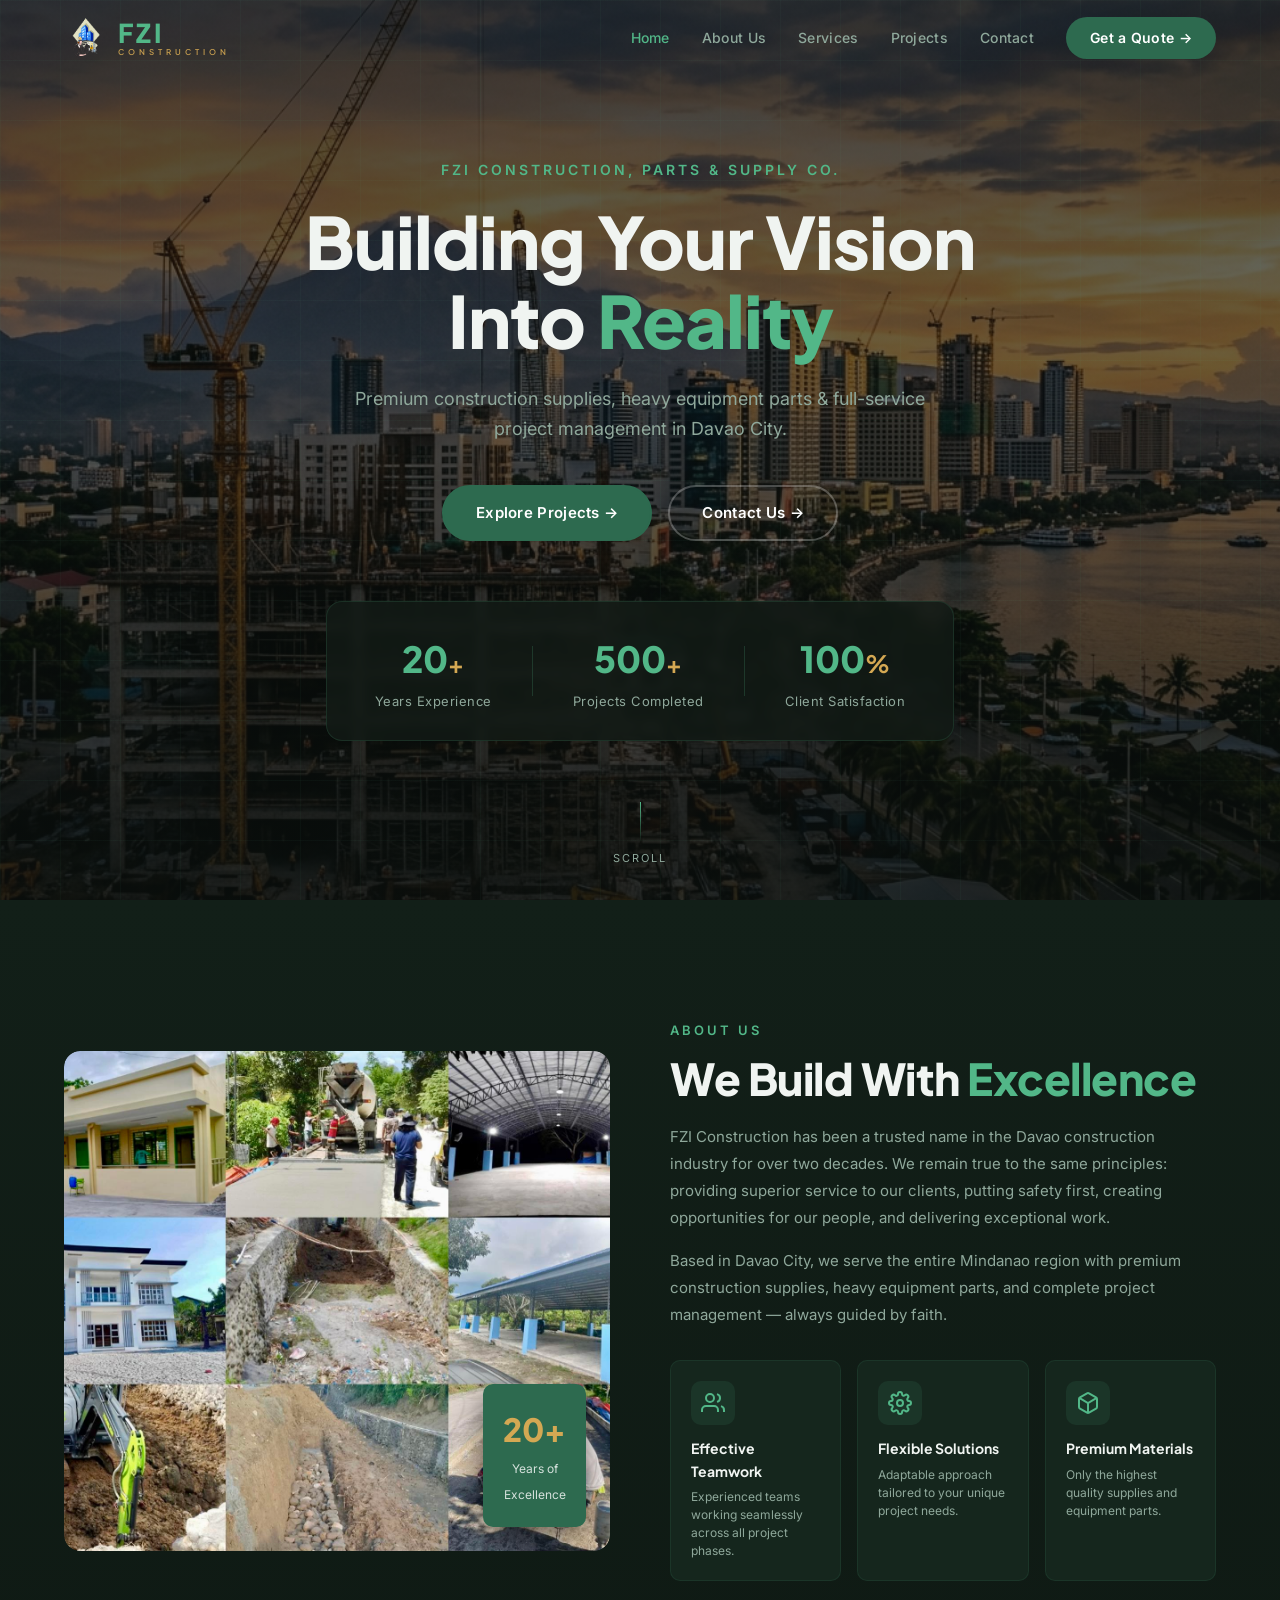
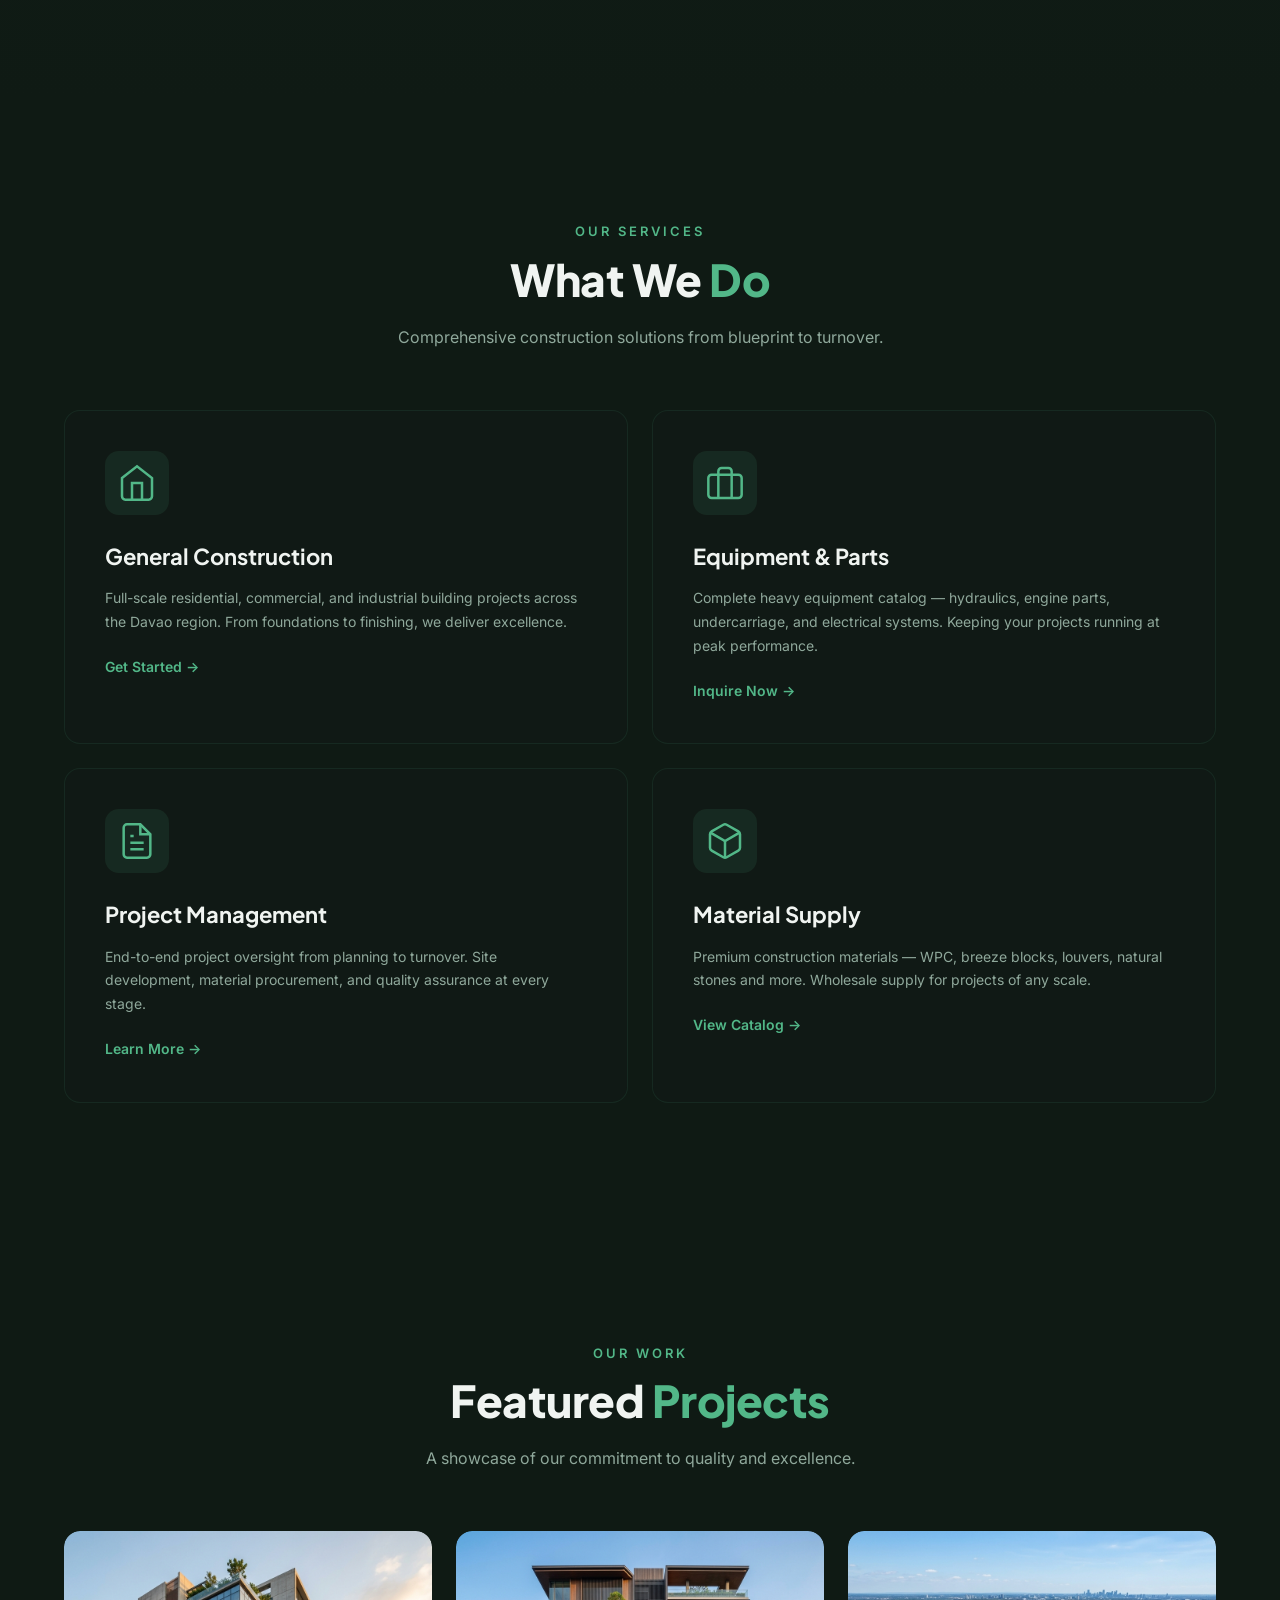
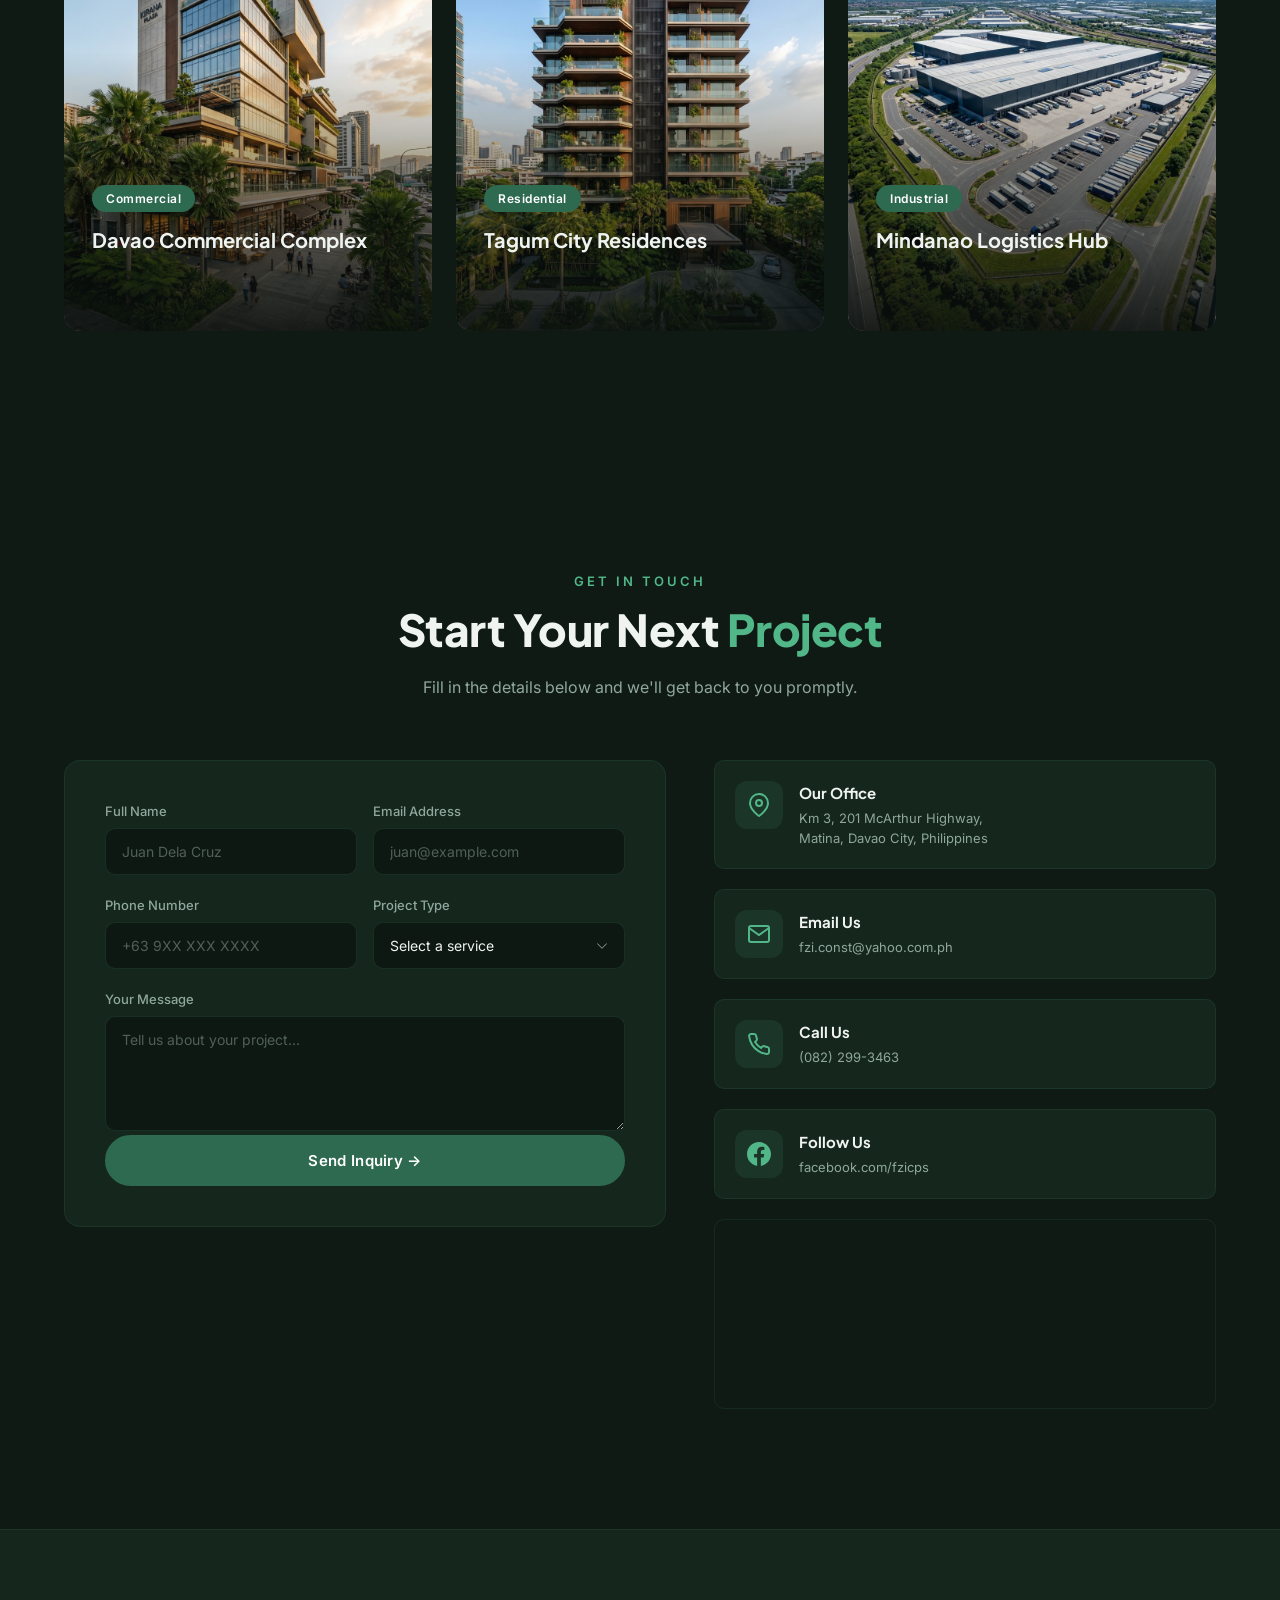
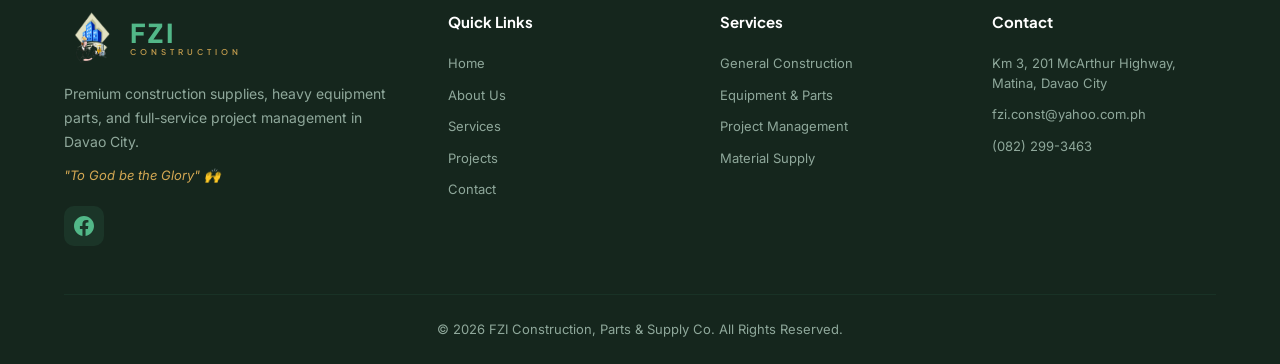
<file: index.html>
<!DOCTYPE html>
<html lang="en">
<head>
  <meta charset="UTF-8">
  <meta name="viewport" content="width=device-width, initial-scale=1.0">
  <title>FZI Construction — Premium Construction Supplies & Heavy Equipment | Davao City</title>
  <meta name="description" content="FZI Construction, Parts & Supply Co. — 20+ years of premium construction supplies, heavy equipment parts & full-service project management in Davao City, Philippines.">
  <meta name="keywords" content="FZI Construction, Davao City construction, heavy equipment parts, construction supplies, project management, Mindanao construction">

  <!-- Open Graph & SEO -->
  <link rel="canonical" href="https://lightandsalt413.github.io/fzi-construction/">
  <meta property="og:type" content="website">
  <meta property="og:url" content="https://lightandsalt413.github.io/fzi-construction/">
  <meta property="og:title" content="FZI Construction — Premium Construction Supplies & Heavy Equipment">
  <meta property="og:description" content="20+ years of premium construction supplies, heavy equipment parts & project management in Davao City.">
  <meta property="og:image" content="https://lightandsalt413.github.io/fzi-construction/assets/images/hero-bg.png">
  <meta property="og:site_name" content="FZI Construction">
  <meta name="twitter:card" content="summary_large_image">

  <!-- Fonts -->
  <link rel="preconnect" href="https://fonts.googleapis.com">
  <link rel="preconnect" href="https://fonts.gstatic.com" crossorigin>
  <link href="https://fonts.googleapis.com/css2?family=Plus+Jakarta+Sans:wght@400;500;600;700;800&family=Inter:wght@300;400;500;600&display=swap" rel="stylesheet">

  <!-- Styles -->
  <link rel="stylesheet" href="styles/style.css">

  <!-- Favicon -->
  <link rel="icon" href="data:image/svg+xml,<svg xmlns='http://www.w3.org/2000/svg' viewBox='0 0 100 100'><text y='.9em' font-size='90'>🏗️</text></svg>">
</head>
<body>

  <!-- ========== PAGE LOADER ========== -->
  <div class="page-loader" id="pageLoader">
    <div class="loader-content">
      <img src="assets/images/fzi-logo.png" alt="FZI Logo" class="loader-logo" style="width: 80px; height: 80px; object-fit: contain;">
      <div class="loader-bar"><div class="loader-fill"></div></div>
    </div>
  </div>

  <!-- ========== NAVIGATION ========== -->
  <nav class="nav" id="nav">
    <div class="nav-inner">
      <a href="#hero" class="nav-logo">
        <img src="assets/images/fzi-logo.png" alt="FZI Construction Logo" class="logo-img">
        <span class="logo-text">FZI<span class="logo-sub">CONSTRUCTION</span></span>
      </a>
      <div class="nav-links" id="navLinks">
        <a href="#hero" class="nav-link">Home</a>
        <a href="#about" class="nav-link">About Us</a>
        <a href="#services" class="nav-link">Services</a>
        <a href="#projects" class="nav-link">Projects</a>
        <a href="#contact" class="nav-link">Contact</a>
        <a href="#contact" class="nav-link nav-cta">Get a Quote →</a>
      </div>
      <button class="hamburger" id="hamburger" aria-label="Toggle Menu">
        <span></span><span></span><span></span>
      </button>
    </div>
  </nav>

  <!-- Mobile Menu -->
  <div class="mob-menu" id="mobMenu">
    <a href="#hero" class="mob-link">Home</a>
    <a href="#about" class="mob-link">About Us</a>
    <a href="#services" class="mob-link">Services</a>
    <a href="#projects" class="mob-link">Projects</a>
    <a href="#contact" class="mob-link">Contact</a>
    <a href="#contact" class="mob-link mob-cta">Get a Quote →</a>
  </div>

  <!-- ========== HERO SECTION ========== -->
  <section class="hero" id="hero">
    <div class="hero-bg">
      <img src="assets/images/hero-bg.png" alt="FZI Construction Site" class="hero-bg-img" decoding="async" fetchpriority="high">
    </div>
    <div class="hero-overlay"></div>
    <div class="hero-grid-pattern"></div>
    <div class="hero-content">
      <p class="hero-tag rv">FZI Construction, Parts & Supply Co.</p>
      <h1 class="hero-title rv d1">Building Your Vision<br>Into <span class="text-accent">Reality</span></h1>
      <p class="hero-sub rv d2">Premium construction supplies, heavy equipment parts & full-service<br>project management in Davao City.</p>
      <div class="hero-btns rv d3">
        <a href="#projects" class="btn btn-primary">Explore Projects →</a>
        <a href="#contact" class="btn btn-outline">Contact Us →</a>
      </div>
    </div>
    <div class="hero-stats rv d4">
      <div class="stat">
        <span class="stat-num" data-target="20">0</span><span class="stat-plus">+</span>
        <span class="stat-label">Years Experience</span>
      </div>
      <div class="stat-divider"></div>
      <div class="stat">
        <span class="stat-num" data-target="500">0</span><span class="stat-plus">+</span>
        <span class="stat-label">Projects Completed</span>
      </div>
      <div class="stat-divider"></div>
      <div class="stat">
        <span class="stat-num" data-target="100">0</span><span class="stat-plus">%</span>
        <span class="stat-label">Client Satisfaction</span>
      </div>
    </div>
    <div class="hero-scroll">
      <div class="scroll-line"></div>
      <span>Scroll</span>
    </div>
  </section>

  <!-- ========== ABOUT SECTION ========== -->
  <section class="about" id="about">
    <div class="container">
      <div class="about-grid">
        <div class="about-img-wrap rv">
          <img src="assets/images/about-img.jpg" alt="FZI Construction Projects" class="about-img" loading="lazy" decoding="async">
          <div class="about-img-badge">
            <span class="badge-num">20+</span>
            <span class="badge-text">Years of<br>Excellence</span>
          </div>
        </div>
        <div class="about-text">
          <p class="section-tag rv">About Us</p>
          <h2 class="section-title rv d1">We Build With <span class="text-accent">Excellence</span></h2>
          <p class="about-desc rv d2">FZI Construction has been a trusted name in the Davao construction industry for over two decades. We remain true to the same principles: providing superior service to our clients, putting safety first, creating opportunities for our people, and delivering exceptional work.</p>
          <p class="about-desc rv d3">Based in Davao City, we serve the entire Mindanao region with premium construction supplies, heavy equipment parts, and complete project management — always guided by faith.</p>
          <div class="about-cards rv d4">
            <div class="about-card">
              <div class="about-card-icon">
                <svg width="24" height="24" viewBox="0 0 24 24" fill="none" stroke="currentColor" stroke-width="2"><path d="M17 21v-2a4 4 0 0 0-4-4H5a4 4 0 0 0-4 4v2"/><circle cx="9" cy="7" r="4"/><path d="M23 21v-2a4 4 0 0 0-3-3.87"/><path d="M16 3.13a4 4 0 0 1 0 7.75"/></svg>
              </div>
              <h3>Effective Teamwork</h3>
              <p>Experienced teams working seamlessly across all project phases.</p>
            </div>
            <div class="about-card">
              <div class="about-card-icon">
                <svg width="24" height="24" viewBox="0 0 24 24" fill="none" stroke="currentColor" stroke-width="2"><circle cx="12" cy="12" r="3"/><path d="M19.4 15a1.65 1.65 0 0 0 .33 1.82l.06.06a2 2 0 0 1-2.83 2.83l-.06-.06a1.65 1.65 0 0 0-1.82-.33 1.65 1.65 0 0 0-1 1.51V21a2 2 0 0 1-4 0v-.09A1.65 1.65 0 0 0 9 19.4a1.65 1.65 0 0 0-1.82.33l-.06.06a2 2 0 0 1-2.83-2.83l.06-.06A1.65 1.65 0 0 0 4.68 15a1.65 1.65 0 0 0-1.51-1H3a2 2 0 0 1 0-4h.09A1.65 1.65 0 0 0 4.6 9a1.65 1.65 0 0 0-.33-1.82l-.06-.06a2 2 0 0 1 2.83-2.83l.06.06A1.65 1.65 0 0 0 9 4.68a1.65 1.65 0 0 0 1-1.51V3a2 2 0 0 1 4 0v.09a1.65 1.65 0 0 0 1 1.51 1.65 1.65 0 0 0 1.82-.33l.06-.06a2 2 0 0 1 2.83 2.83l-.06.06A1.65 1.65 0 0 0 19.4 9a1.65 1.65 0 0 0 1.51 1H21a2 2 0 0 1 0 4h-.09a1.65 1.65 0 0 0-1.51 1z"/></svg>
              </div>
              <h3>Flexible Solutions</h3>
              <p>Adaptable approach tailored to your unique project needs.</p>
            </div>
            <div class="about-card">
              <div class="about-card-icon">
                <svg width="24" height="24" viewBox="0 0 24 24" fill="none" stroke="currentColor" stroke-width="2"><path d="M21 16V8a2 2 0 0 0-1-1.73l-7-4a2 2 0 0 0-2 0l-7 4A2 2 0 0 0 3 8v8a2 2 0 0 0 1 1.73l7 4a2 2 0 0 0 2 0l7-4A2 2 0 0 0 21 16z"/><polyline points="3.27 6.96 12 12.01 20.73 6.96"/><line x1="12" y1="22.08" x2="12" y2="12"/></svg>
              </div>
              <h3>Premium Materials</h3>
              <p>Only the highest quality supplies and equipment parts.</p>
            </div>
          </div>
        </div>
      </div>
    </div>
  </section>

  <!-- ========== SERVICES SECTION ========== -->
  <section class="services" id="services">
    <div class="container">
      <div class="section-header">
        <p class="section-tag rv">Our Services</p>
        <h2 class="section-title rv d1">What We <span class="text-accent">Do</span></h2>
        <p class="section-sub rv d2">Comprehensive construction solutions from blueprint to turnover.</p>
      </div>
      <div class="services-grid">
        <div class="service-card rv">
          <div class="service-icon">
            <svg width="40" height="40" viewBox="0 0 24 24" fill="none" stroke="currentColor" stroke-width="1.5"><path d="M3 9l9-7 9 7v11a2 2 0 0 1-2 2H5a2 2 0 0 1-2-2z"/><polyline points="9 22 9 12 15 12 15 22"/></svg>
          </div>
          <h3 class="service-title">General Construction</h3>
          <p class="service-desc">Full-scale residential, commercial, and industrial building projects across the Davao region. From foundations to finishing, we deliver excellence.</p>
          <a href="#contact" class="service-link">Get Started →</a>
        </div>
        <div class="service-card rv d1">
          <div class="service-icon">
            <svg width="40" height="40" viewBox="0 0 24 24" fill="none" stroke="currentColor" stroke-width="1.5"><rect x="2" y="7" width="20" height="14" rx="2" ry="2"/><path d="M16 21V5a2 2 0 0 0-2-2h-4a2 2 0 0 0-2 2v16"/><line x1="6" y1="11" x2="6" y2="11"/><line x1="18" y1="11" x2="18" y2="11"/><line x1="12" y1="11" x2="12" y2="11"/></svg>
          </div>
          <h3 class="service-title">Equipment & Parts</h3>
          <p class="service-desc">Complete heavy equipment catalog — hydraulics, engine parts, undercarriage, and electrical systems. Keeping your projects running at peak performance.</p>
          <a href="#contact" class="service-link">Inquire Now →</a>
        </div>
        <div class="service-card rv d2">
          <div class="service-icon">
            <svg width="40" height="40" viewBox="0 0 24 24" fill="none" stroke="currentColor" stroke-width="1.5"><path d="M14 2H6a2 2 0 0 0-2 2v16a2 2 0 0 0 2 2h12a2 2 0 0 0 2-2V8z"/><polyline points="14 2 14 8 20 8"/><line x1="16" y1="13" x2="8" y2="13"/><line x1="16" y1="17" x2="8" y2="17"/><polyline points="10 9 9 9 8 9"/></svg>
          </div>
          <h3 class="service-title">Project Management</h3>
          <p class="service-desc">End-to-end project oversight from planning to turnover. Site development, material procurement, and quality assurance at every stage.</p>
          <a href="#contact" class="service-link">Learn More →</a>
        </div>
        <div class="service-card rv d3">
          <div class="service-icon">
            <svg width="40" height="40" viewBox="0 0 24 24" fill="none" stroke="currentColor" stroke-width="1.5"><path d="M21 16V8a2 2 0 0 0-1-1.73l-7-4a2 2 0 0 0-2 0l-7 4A2 2 0 0 0 3 8v8a2 2 0 0 0 1 1.73l7 4a2 2 0 0 0 2 0l7-4A2 2 0 0 0 21 16z"/><polyline points="3.27 6.96 12 12.01 20.73 6.96"/><line x1="12" y1="22.08" x2="12" y2="12"/></svg>
          </div>
          <h3 class="service-title">Material Supply</h3>
          <p class="service-desc">Premium construction materials — WPC, breeze blocks, louvers, natural stones and more. Wholesale supply for projects of any scale.</p>
          <a href="#contact" class="service-link">View Catalog →</a>
        </div>
      </div>
    </div>
  </section>

  <!-- ========== PROJECTS SECTION ========== -->
  <section class="projects" id="projects">
    <div class="container">
      <div class="section-header">
        <p class="section-tag rv">Our Work</p>
        <h2 class="section-title rv d1">Featured <span class="text-accent">Projects</span></h2>
        <p class="section-sub rv d2">A showcase of our commitment to quality and excellence.</p>
      </div>
      <div class="projects-grid">
        <div class="project-card rv">
          <div class="project-img-wrap">
            <img src="assets/images/project-1.png" alt="Davao Commercial Complex" class="project-img" loading="lazy" decoding="async">
            <div class="project-overlay">
              <span class="project-tag">Commercial</span>
              <h3 class="project-name">Davao Commercial Complex</h3>
              <p class="project-desc">Mixed-use commercial building with retail and office spaces.</p>
            </div>
          </div>
        </div>
        <div class="project-card rv d1">
          <div class="project-img-wrap">
            <img src="assets/images/project-2.png" alt="Tagum City Residences" class="project-img" loading="lazy" decoding="async">
            <div class="project-overlay">
              <span class="project-tag">Residential</span>
              <h3 class="project-name">Tagum City Residences</h3>
              <p class="project-desc">Premium residential tower with modern tropical design.</p>
            </div>
          </div>
        </div>
        <div class="project-card rv d2">
          <div class="project-img-wrap">
            <img src="assets/images/project-3.png" alt="Mindanao Logistics Hub" class="project-img" loading="lazy" decoding="async">
            <div class="project-overlay">
              <span class="project-tag">Industrial</span>
              <h3 class="project-name">Mindanao Logistics Hub</h3>
              <p class="project-desc">Large-scale industrial warehouse and logistics facility.</p>
            </div>
          </div>
        </div>
      </div>
    </div>
  </section>

  <!-- ========== CONTACT SECTION ========== -->
  <section class="contact" id="contact">
    <div class="container">
      <div class="section-header">
        <p class="section-tag rv">Get In Touch</p>
        <h2 class="section-title rv d1">Start Your Next <span class="text-accent">Project</span></h2>
        <p class="section-sub rv d2">Fill in the details below and we'll get back to you promptly.</p>
      </div>
      <div class="contact-grid">
        <form class="contact-form rv" id="contactForm">
          <div class="form-row">
            <div class="form-group">
              <label for="name">Full Name</label>
              <input type="text" id="name" name="name" placeholder="Juan Dela Cruz" required>
            </div>
            <div class="form-group">
              <label for="email">Email Address</label>
              <input type="email" id="email" name="email" placeholder="juan@example.com" required>
            </div>
          </div>
          <div class="form-row">
            <div class="form-group">
              <label for="phone">Phone Number</label>
              <input type="tel" id="phone" name="phone" placeholder="+63 9XX XXX XXXX">
            </div>
            <div class="form-group">
              <label for="projectType">Project Type</label>
              <select id="projectType" name="projectType">
                <option value="" disabled selected>Select a service</option>
                <option value="construction">General Construction</option>
                <option value="equipment">Equipment & Parts</option>
                <option value="management">Project Management</option>
                <option value="supply">Material Supply</option>
              </select>
            </div>
          </div>
          <div class="form-group">
            <label for="message">Your Message</label>
            <textarea id="message" name="message" rows="5" placeholder="Tell us about your project..."></textarea>
          </div>
          <button type="submit" class="btn btn-primary btn-full">Send Inquiry →</button>
        </form>
        <div class="contact-info rv d1">
          <div class="info-card">
            <div class="info-icon">
              <svg width="24" height="24" viewBox="0 0 24 24" fill="none" stroke="currentColor" stroke-width="2"><path d="M21 10c0 7-9 13-9 13s-9-6-9-13a9 9 0 0 1 18 0z"/><circle cx="12" cy="10" r="3"/></svg>
            </div>
            <div>
              <h4>Our Office</h4>
              <p>Km 3, 201 McArthur Highway,<br>Matina, Davao City, Philippines</p>
            </div>
          </div>
          <div class="info-card">
            <div class="info-icon">
              <svg width="24" height="24" viewBox="0 0 24 24" fill="none" stroke="currentColor" stroke-width="2"><path d="M4 4h16c1.1 0 2 .9 2 2v12c0 1.1-.9 2-2 2H4c-1.1 0-2-.9-2-2V6c0-1.1.9-2 2-2z"/><polyline points="22,6 12,13 2,6"/></svg>
            </div>
            <div>
              <h4>Email Us</h4>
              <p><a href="mailto:fzi.const@yahoo.com.ph">fzi.const@yahoo.com.ph</a></p>
            </div>
          </div>
          <div class="info-card">
            <div class="info-icon">
              <svg width="24" height="24" viewBox="0 0 24 24" fill="none" stroke="currentColor" stroke-width="2"><path d="M22 16.92v3a2 2 0 0 1-2.18 2 19.79 19.79 0 0 1-8.63-3.07 19.5 19.5 0 0 1-6-6 19.79 19.79 0 0 1-3.07-8.67A2 2 0 0 1 4.11 2h3a2 2 0 0 1 2 1.72 12.84 12.84 0 0 0 .7 2.81 2 2 0 0 1-.45 2.11L8.09 9.91a16 16 0 0 0 6 6l1.27-1.27a2 2 0 0 1 2.11-.45 12.84 12.84 0 0 0 2.81.7A2 2 0 0 1 22 16.92z"/></svg>
            </div>
            <div>
              <h4>Call Us</h4>
              <p><a href="tel:+630822993463">(082) 299-3463</a></p>
            </div>
          </div>
          <div class="info-card">
            <div class="info-icon">
              <svg width="24" height="24" viewBox="0 0 24 24" fill="currentColor"><path d="M24 12.073c0-6.627-5.373-12-12-12s-12 5.373-12 12c0 5.99 4.388 10.954 10.125 11.854v-8.385H7.078v-3.47h3.047V9.43c0-3.007 1.792-4.669 4.533-4.669 1.312 0 2.686.235 2.686.235v2.953H15.83c-1.491 0-1.956.925-1.956 1.874v2.25h3.328l-.532 3.47h-2.796v8.385C19.612 23.027 24 18.062 24 12.073z"/></svg>
            </div>
            <div>
              <h4>Follow Us</h4>
              <p><a href="https://www.facebook.com/fzicps" target="_blank" rel="noopener">facebook.com/fzicps</a></p>
            </div>
          </div>
          <div class="info-map">
            <iframe src="https://www.google.com/maps/embed?pb=!1m18!1m12!1m3!1d3959.252!2d125.609!3d7.069!2m3!1f0!2f0!3f0!3m2!1i1024!2i768!4f13.1!3m3!1m2!1s0x0%3A0x0!2zN8KwMDQnMDguNiJOIDEyNcKwMzYnMzIuNCJF!5e0!3m2!1sen!2sph!4v1" width="100%" height="180" style="border:0; border-radius:12px;" allowfullscreen loading="lazy"></iframe>
          </div>
        </div>
      </div>
    </div>
  </section>

  <!-- ========== FOOTER ========== -->
  <footer class="footer" id="footer">
    <div class="container">
      <div class="footer-grid">
        <div class="footer-brand">
          <a href="#hero" class="footer-logo">
            <img src="assets/images/fzi-logo.png" alt="FZI Construction Logo" class="logo-img logo-img-lg">
            <span class="logo-text">FZI<span class="logo-sub">CONSTRUCTION</span></span>
          </a>
          <p class="footer-tagline">Premium construction supplies, heavy equipment parts, and full-service project management in Davao City.</p>
          <p class="footer-faith">"To God be the Glory" 🙌</p>
          <div class="footer-socials">
            <a href="https://www.facebook.com/fzicps" target="_blank" rel="noopener" class="social-link" aria-label="Facebook">
              <svg width="20" height="20" viewBox="0 0 24 24" fill="currentColor"><path d="M24 12.073c0-6.627-5.373-12-12-12s-12 5.373-12 12c0 5.99 4.388 10.954 10.125 11.854v-8.385H7.078v-3.47h3.047V9.43c0-3.007 1.792-4.669 4.533-4.669 1.312 0 2.686.235 2.686.235v2.953H15.83c-1.491 0-1.956.925-1.956 1.874v2.25h3.328l-.532 3.47h-2.796v8.385C19.612 23.027 24 18.062 24 12.073z"/></svg>
            </a>
          </div>
        </div>
        <div class="footer-col">
          <h4>Quick Links</h4>
          <a href="#hero">Home</a>
          <a href="#about">About Us</a>
          <a href="#services">Services</a>
          <a href="#projects">Projects</a>
          <a href="#contact">Contact</a>
        </div>
        <div class="footer-col">
          <h4>Services</h4>
          <a href="#services">General Construction</a>
          <a href="#services">Equipment & Parts</a>
          <a href="#services">Project Management</a>
          <a href="#services">Material Supply</a>
        </div>
        <div class="footer-col">
          <h4>Contact</h4>
          <p>Km 3, 201 McArthur Highway, Matina, Davao City</p>
          <a href="mailto:fzi.const@yahoo.com.ph">fzi.const@yahoo.com.ph</a>
          <a href="tel:+630822993463">(082) 299-3463</a>
        </div>
      </div>
      <div class="footer-bottom">
        <p>© 2026 FZI Construction, Parts & Supply Co. All Rights Reserved.</p>
      </div>
    </div>
  </footer>

  <script src="scripts/main.js"></script>
</body>
</html>
</file>
<file: styles/style.css>
/* ===== DESIGN TOKENS ===== */
:root {
  --green-primary: #2D6A4F;
  --green-accent: #40916C;
  --green-light: #52B788;
  --gold: #D4A853;
  --dark-bg: #0F1A14;
  --card-bg: #15261D;
  --card-bg2: #1E3327;
  --text-primary: #F0F4F1;
  --text-secondary: #8FA89B;
  --white: #FFFFFF;
  --font-heading: 'Plus Jakarta Sans', sans-serif;
  --font-body: 'Inter', sans-serif;
  --radius: 16px;
  --radius-sm: 10px;
  --transition: .35s cubic-bezier(.4,0,.2,1);
}

/* ===== PAGE LOADER ===== */
.page-loader{position:fixed;inset:0;z-index:9999;background:var(--dark-bg);display:flex;align-items:center;justify-content:center;transition:opacity .5s ease,visibility .5s ease}
.page-loader.hidden{opacity:0;visibility:hidden;pointer-events:none}
.loader-content{display:flex;flex-direction:column;align-items:center;gap:24px}
.loader-logo{animation:loaderPulse 1.2s ease infinite}
@keyframes loaderPulse{0%,100%{opacity:.5;transform:scale(.95)}50%{opacity:1;transform:scale(1)}}
.loader-bar{width:120px;height:3px;background:rgba(82,183,136,.15);border-radius:4px;overflow:hidden}
.loader-fill{width:0;height:100%;background:linear-gradient(90deg,var(--green-primary),var(--green-light));border-radius:4px;animation:loaderFill 1.5s ease forwards}
@keyframes loaderFill{0%{width:0}100%{width:100%}}

/* ===== RESET ===== */
*,*::before,*::after{box-sizing:border-box;margin:0;padding:0}
html{scroll-behavior:smooth;scroll-padding-top:80px}
body{font-family:var(--font-body);background:var(--dark-bg);color:var(--text-primary);line-height:1.6;overflow-x:hidden}
a{text-decoration:none;color:inherit;transition:color var(--transition)}
img{max-width:100%;display:block}
ul,ol{list-style:none}
button,input,select,textarea{font-family:inherit;font-size:inherit;border:none;outline:none;background:none;color:inherit}

.container{max-width:1200px;margin:0 auto;padding:0 24px}
.text-accent{color:var(--green-light)}

/* ===== REVEAL ANIMATIONS ===== */
.rv{opacity:0;transform:translateY(40px);transition:opacity .7s ease,transform .7s ease}
.rv.visible{opacity:1;transform:translateY(0)}
.rv.d1{transition-delay:.15s}.rv.d2{transition-delay:.3s}.rv.d3{transition-delay:.45s}.rv.d4{transition-delay:.6s}

/* ===== NAVIGATION ===== */
.nav{position:fixed;top:0;left:0;width:100%;z-index:1000;padding:16px 0;transition:all var(--transition)}
.nav.scrolled{background:rgba(10,15,13,.95);backdrop-filter:blur(8px);border-bottom:1px solid rgba(64,145,108,.15);padding:10px 0}
.nav-inner{max-width:1200px;margin:0 auto;padding:0 24px;display:flex;align-items:center;justify-content:space-between}
.nav-logo,.footer-logo{display:flex;align-items:center;gap:10px;text-decoration:none;transition:all var(--transition)}
.nav-logo:hover,.footer-logo:hover{transform:translateY(-1px)}
.nav-logo:hover .logo-img,.footer-logo:hover .logo-img{filter:drop-shadow(0 0 8px rgba(82,183,136,.5))}
.logo-img{width:44px;height:44px;object-fit:contain;flex-shrink:0;transition:filter var(--transition);background:transparent}
.logo-img-lg{width:56px;height:56px}
.logo-text{font-family:var(--font-heading);font-size:26px;font-weight:800;color:var(--green-light);letter-spacing:3px;line-height:1;display:flex;flex-direction:column}
.logo-sub{font-size:8px;font-weight:600;color:var(--gold);letter-spacing:4px;margin-top:2px;opacity:.9}
.nav-links{display:flex;align-items:center;gap:32px}
.nav-link{font-size:14px;font-weight:500;color:var(--text-secondary);transition:color var(--transition);letter-spacing:.3px}
.nav-link:hover{color:var(--white)}
.nav-cta{background:var(--green-primary);color:var(--white)!important;padding:10px 24px;border-radius:50px;font-weight:600;transition:all var(--transition)}
.nav-cta:hover{background:var(--green-accent);transform:translateY(-2px);box-shadow:0 8px 25px rgba(45,106,79,.4)}
.hamburger{display:none;flex-direction:column;gap:5px;cursor:pointer;padding:4px;z-index:1001}
.hamburger span{width:24px;height:2px;background:var(--text-primary);transition:all .3s ease;border-radius:2px}
.hamburger.active span:nth-child(1){transform:rotate(45deg) translate(5px,5px)}
.hamburger.active span:nth-child(2){opacity:0}
.hamburger.active span:nth-child(3){transform:rotate(-45deg) translate(5px,-5px)}

/* Mobile Menu */
.mob-menu{position:fixed;top:0;left:0;width:100%;height:100vh;background:rgba(10,15,13,.98);backdrop-filter:blur(8px);display:flex;flex-direction:column;align-items:center;justify-content:center;gap:28px;z-index:999;opacity:0;pointer-events:none;transition:opacity .4s ease}
.mob-menu.open{opacity:1;pointer-events:all}
.mob-link{font-family:var(--font-heading);font-size:24px;font-weight:600;color:var(--text-secondary);transition:color .3s}
.mob-link:hover{color:var(--green-light)}
.mob-cta{color:var(--green-light)!important;border:2px solid var(--green-light);padding:12px 32px;border-radius:50px;font-size:18px}

/* ===== HERO ===== */
.hero{position:relative;min-height:100vh;display:flex;flex-direction:column;align-items:center;justify-content:center;text-align:center;overflow:hidden}
.hero-bg{position:absolute;inset:0;z-index:0}
.hero-bg-img{width:100%;height:100%;object-fit:cover;transform:scale(1.05)}
.hero-overlay{position:absolute;inset:0;background:linear-gradient(180deg,rgba(10,15,13,.75) 0%,rgba(10,15,13,.6) 40%,rgba(10,15,13,.85) 100%);z-index:1}
.hero-grid-pattern{position:absolute;inset:0;z-index:1;background-image:linear-gradient(rgba(82,183,136,.04) 1px,transparent 1px),linear-gradient(90deg,rgba(82,183,136,.04) 1px,transparent 1px);background-size:60px 60px}
.hero-content{position:relative;z-index:2;padding:0 24px;max-width:900px}
.hero-tag{font-size:14px;font-weight:600;color:var(--green-light);letter-spacing:3px;text-transform:uppercase;margin-bottom:20px}
.hero-title{font-family:var(--font-heading);font-size:clamp(36px,6vw,72px);font-weight:800;line-height:1.1;margin-bottom:24px;letter-spacing:-1px}
.hero-sub{font-size:clamp(15px,1.8vw,18px);color:var(--text-secondary);margin-bottom:40px;line-height:1.7}
.hero-btns{display:flex;gap:16px;justify-content:center;flex-wrap:wrap}

/* Buttons */
.btn{position:relative;overflow:hidden;display:inline-flex;align-items:center;padding:14px 32px;border-radius:50px;font-weight:600;font-size:15px;transition:all var(--transition);cursor:pointer;letter-spacing:.3px}
.btn::after{content:'';position:absolute;top:0;left:-100%;width:50%;height:100%;background:linear-gradient(90deg,transparent,rgba(255,255,255,.25),transparent);transform:skewX(-20deg);transition:left .6s ease}
.btn:hover::after{left:150%}
.btn-primary{background:var(--green-primary);color:var(--white);border:2px solid var(--green-primary)}
.btn-primary:hover{background:var(--green-accent);border-color:var(--green-accent);transform:translateY(-3px);box-shadow:0 12px 35px rgba(45,106,79,.4)}
.btn-outline{background:transparent;color:var(--white);border:2px solid rgba(255,255,255,.25)}
.btn-outline:hover{border-color:var(--green-light);color:var(--green-light);transform:translateY(-3px)}
.btn-full{width:100%;justify-content:center}

/* Hero Stats */
.hero-stats{position:relative;z-index:2;display:flex;align-items:center;gap:40px;margin-top:60px;padding:28px 48px;background:rgba(18,26,22,.85);backdrop-filter:blur(4px);border:1px solid rgba(82,183,136,.15);border-radius:var(--radius)}
.stat{text-align:center}
.stat-num{font-family:var(--font-heading);font-size:36px;font-weight:800;color:var(--green-light)}
.stat-plus{font-family:var(--font-heading);font-size:24px;font-weight:700;color:var(--gold)}
.stat-label{display:block;font-size:13px;color:var(--text-secondary);margin-top:4px;letter-spacing:.5px}
.stat-divider{width:1px;height:50px;background:rgba(82,183,136,.2)}

/* Scroll Indicator */
.hero-scroll{position:absolute;bottom:32px;left:50%;transform:translateX(-50%);z-index:2;display:flex;flex-direction:column;align-items:center;gap:8px;color:var(--text-secondary);font-size:11px;letter-spacing:2px;text-transform:uppercase}
.scroll-line{width:1px;height:40px;background:linear-gradient(180deg,var(--green-light),transparent);animation:scrollPulse 2s ease infinite}
@keyframes scrollPulse{0%,100%{opacity:.3;transform:scaleY(1)}50%{opacity:1;transform:scaleY(1.2)}}

/* ===== ABOUT ===== */
.about{padding:120px 0;position:relative;background:linear-gradient(180deg, #121F18 0%, var(--dark-bg) 100%)}
.about-grid{display:grid;grid-template-columns:1fr 1fr;gap:60px;align-items:center}
.about-img-wrap{position:relative;border-radius:var(--radius);overflow:hidden;cursor:pointer}
.about-img{width:100%;height:500px;object-fit:cover;border-radius:var(--radius);transition:transform .7s cubic-bezier(.4,0,.2,1)}
.about-img-wrap:hover .about-img{transform:scale(1.05)}
.about-img-badge{position:absolute;bottom:24px;right:24px;background:var(--green-primary);padding:20px;border-radius:var(--radius-sm);text-align:center;box-shadow:0 10px 30px rgba(0,0,0,0.5)}
.badge-num{display:block;font-family:var(--font-heading);font-size:32px;font-weight:800;color:var(--gold)}
.badge-text{font-size:12px;color:rgba(255,255,255,.8);line-height:1.4}
.section-tag{font-size:13px;font-weight:600;color:var(--green-light);letter-spacing:3px;text-transform:uppercase;margin-bottom:12px}
.section-title{font-family:var(--font-heading);font-size:clamp(28px,4vw,44px);font-weight:800;line-height:1.15;margin-bottom:20px;letter-spacing:-.5px}
.about-desc{color:var(--text-secondary);margin-bottom:16px;font-size:15px;line-height:1.8}
.about-cards{display:grid;grid-template-columns:repeat(3,1fr);gap:16px;margin-top:32px}
.about-card{background:var(--card-bg);border:1px solid rgba(82,183,136,.1);border-radius:var(--radius-sm);padding:20px;transition:all var(--transition)}
.about-card:hover{border-color:var(--green-accent);transform:translateY(-4px);box-shadow:0 12px 30px rgba(45,106,79,.15)}
.about-card-icon{width:44px;height:44px;background:rgba(82,183,136,.1);border-radius:10px;display:flex;align-items:center;justify-content:center;color:var(--green-light);margin-bottom:12px}
.about-card h3{font-family:var(--font-heading);font-size:14px;font-weight:700;margin-bottom:6px}
.about-card p{font-size:12px;color:var(--text-secondary);line-height:1.5}

/* ===== SERVICES ===== */
.services{padding:120px 0;position:relative}
.section-header{text-align:center;max-width:600px;margin:0 auto 60px}
.section-sub{color:var(--text-secondary);font-size:16px}
.services-grid{display:grid;grid-template-columns:repeat(2,1fr);gap:24px}
.service-card{background:rgba(18,26,22,.6);border:1px solid rgba(82,183,136,.1);border-radius:var(--radius);padding:40px;position:relative;overflow:hidden;transition:all var(--transition)}
.service-card::before{content:'';position:absolute;top:0;left:0;right:0;height:3px;background:linear-gradient(90deg,var(--green-primary),var(--green-light));transform:scaleX(0);transform-origin:left;transition:transform .5s ease}
.service-card:hover::before{transform:scaleX(1)}
.service-card:hover{border-color:rgba(82,183,136,.3);transform:translateY(-6px);box-shadow:0 20px 50px rgba(10,15,13,.5);background:rgba(24,36,32,.8)}
.service-icon{width:64px;height:64px;background:rgba(82,183,136,.1);border-radius:14px;display:flex;align-items:center;justify-content:center;color:var(--green-light);margin-bottom:24px;transition:all var(--transition)}
.service-card:hover .service-icon{background:var(--green-primary);color:var(--white)}
.service-title{font-family:var(--font-heading);font-size:22px;font-weight:700;margin-bottom:12px}
.service-desc{color:var(--text-secondary);font-size:14px;line-height:1.7;margin-bottom:20px}
.service-link{font-size:14px;font-weight:600;color:var(--green-light);transition:all var(--transition)}
.service-link:hover{color:var(--gold);letter-spacing:1px}

/* ===== PROJECTS ===== */
.projects{padding:120px 0}
.projects-grid{display:grid;grid-template-columns:repeat(3,1fr);gap:24px}
.project-card{border-radius:var(--radius);overflow:hidden}
.project-img-wrap{position:relative;height:400px;overflow:hidden;border-radius:var(--radius);cursor:pointer}
.project-img{width:100%;height:100%;object-fit:cover;transition:transform .6s ease}
.project-img-wrap:hover .project-img{transform:scale(1.08)}
.project-overlay{position:absolute;inset:0;background:linear-gradient(180deg,transparent 30%,rgba(10,15,13,.9) 100%);display:flex;flex-direction:column;justify-content:flex-end;padding:28px;transition:all var(--transition)}
.project-tag{display:inline-block;background:var(--green-primary);color:var(--white);padding:4px 14px;border-radius:50px;font-size:12px;font-weight:600;margin-bottom:12px;width:fit-content;letter-spacing:.5px}
.project-name{font-family:var(--font-heading);font-size:20px;font-weight:700;margin-bottom:6px}
.project-desc{font-size:13px;color:var(--text-secondary);opacity:0;transform:translateY(10px);transition:all .4s ease}
.project-img-wrap:hover .project-desc{opacity:1;transform:translateY(0)}

/* ===== CONTACT ===== */
.contact{padding:120px 0}
.contact-grid{display:grid;grid-template-columns:1.2fr 1fr;gap:48px;align-items:start}
.contact-form{background:var(--card-bg);border:1px solid rgba(82,183,136,.1);border-radius:var(--radius);padding:40px}
.form-row{display:grid;grid-template-columns:1fr 1fr;gap:16px;margin-bottom:16px}
.form-group{display:flex;flex-direction:column;gap:6px;margin-bottom:4px}
.form-group label{font-size:13px;font-weight:500;color:var(--text-secondary)}
.form-group input,.form-group select,.form-group textarea{background:rgba(10,15,13,.6);border:1px solid rgba(82,183,136,.15);border-radius:var(--radius-sm);padding:14px 16px;color:var(--text-primary);font-size:14px;transition:all var(--transition);resize:vertical}
.form-group input:focus,.form-group select:focus,.form-group textarea:focus{border-color:var(--green-light);box-shadow:0 0 0 3px rgba(82,183,136,.1)}
.form-group select{appearance:none;background-image:url("data:image/svg+xml,%3Csvg xmlns='http://www.w3.org/2000/svg' width='12' height='12' fill='%238FA89B' viewBox='0 0 16 16'%3E%3Cpath d='M1.646 4.646a.5.5 0 0 1 .708 0L8 10.293l5.646-5.647a.5.5 0 0 1 .708.708l-6 6a.5.5 0 0 1-.708 0l-6-6a.5.5 0 0 1 0-.708z'/%3E%3C/svg%3E");background-repeat:no-repeat;background-position:right 16px center;padding-right:40px}
.form-group input::placeholder,.form-group textarea::placeholder{color:rgba(143,168,155,.5)}

.contact-info{display:flex;flex-direction:column;gap:20px}
.info-card{display:flex;gap:16px;align-items:flex-start;padding:20px;background:var(--card-bg);border:1px solid rgba(82,183,136,.1);border-radius:var(--radius-sm);transition:all var(--transition)}
.info-card:hover{border-color:var(--green-accent);transform:translateX(4px)}
.info-icon{width:48px;height:48px;min-width:48px;background:rgba(82,183,136,.1);border-radius:12px;display:flex;align-items:center;justify-content:center;color:var(--green-light)}
.info-card h4{font-family:var(--font-heading);font-size:15px;font-weight:700;margin-bottom:4px}
.info-card p,.info-card a{font-size:13px;color:var(--text-secondary);line-height:1.5}
.info-card a:hover{color:var(--green-light)}
.info-map{border-radius:var(--radius-sm);overflow:hidden;border:1px solid rgba(82,183,136,.1)}

/* ===== FOOTER ===== */
.footer{background:var(--card-bg);border-top:1px solid rgba(82,183,136,.1);padding:80px 0 0}
.footer-grid{display:grid;grid-template-columns:1.5fr 1fr 1fr 1fr;gap:48px;padding-bottom:48px;border-bottom:1px solid rgba(82,183,136,.08)}
.footer-logo{margin-bottom:16px}
.footer-tagline{font-size:14px;color:var(--text-secondary);line-height:1.7;margin-bottom:12px}
.footer-faith{font-size:13px;color:var(--gold);font-style:italic;margin-bottom:20px}
.footer-socials{display:flex;gap:12px}
.social-link{width:40px;height:40px;background:rgba(82,183,136,.1);border-radius:10px;display:flex;align-items:center;justify-content:center;color:var(--green-light);transition:all var(--transition)}
.social-link:hover{background:var(--green-primary);color:var(--white);transform:translateY(-3px)}
.footer-col h4{font-family:var(--font-heading);font-size:15px;font-weight:700;margin-bottom:20px;color:var(--white)}
.footer-col a,.footer-col p{display:block;font-size:13px;color:var(--text-secondary);margin-bottom:12px;line-height:1.5;transition:color .3s}
.footer-col a:hover{color:var(--green-light)}
.footer-bottom{text-align:center;padding:24px 0}
.footer-bottom p{font-size:13px;color:var(--text-secondary)}

/* ===== RESPONSIVE ===== */
@media(max-width:1024px){
  .about-grid{grid-template-columns:1fr;gap:40px}
  .about-img{height:350px}
  .about-cards{grid-template-columns:repeat(3,1fr)}
  .projects-grid{grid-template-columns:1fr 1fr}
  .projects-grid .project-card:last-child{grid-column:span 2}
  .projects-grid .project-card:last-child .project-img-wrap{height:300px}
  .footer-grid{grid-template-columns:1fr 1fr;gap:36px}
}
@media(max-width:768px){
  .nav-links{display:none}
  .hamburger{display:flex}
  /* Nav logo smaller on mobile */
  .logo-img{width:32px;height:32px}
  .logo-text{font-size:18px;letter-spacing:1.5px}
  .logo-sub{font-size:6px;letter-spacing:2px}
  /* Hero adjustments */
  .hero{min-height:100svh}
  .hero-content{padding:0 20px;margin-top:80px}
  /* Hide hero-tag on mobile - duplicates nav logo text */
  .hero-tag{display:none}
  .hero-title{font-size:clamp(26px,7.5vw,38px);margin-bottom:14px}
  .hero-sub{font-size:13px;margin-bottom:24px;line-height:1.6}
  .hero-sub br{display:none}
  /* Buttons side by side */
  .hero-btns{gap:10px;flex-wrap:nowrap}
  .btn{padding:11px 20px;font-size:13px;white-space:nowrap}
  /* Stats: compact horizontal row */
  .hero-stats{flex-direction:row;flex-wrap:nowrap;justify-content:center;gap:16px;padding:16px 14px;margin-top:24px;width:auto}
  .stat-divider{width:1px;height:32px}
  .stat-num{font-size:20px}
  .stat-plus{font-size:14px}
  .stat-label{font-size:9px;letter-spacing:.2px}
  /* Hide scroll indicator on mobile */
  .hero-scroll{display:none}
  /* Sections */
  .about-cards{grid-template-columns:1fr}
  .services-grid{grid-template-columns:1fr}
  .projects-grid{grid-template-columns:1fr}
  .projects-grid .project-card:last-child{grid-column:span 1}
  .contact-grid{grid-template-columns:1fr}
  .form-row{grid-template-columns:1fr}
  .footer-grid{grid-template-columns:1fr;gap:32px;text-align:center}
  .footer-socials{justify-content:center}
  .section-title{font-size:28px}
  .about,.services,.projects,.contact{padding:80px 0}
}
@media(max-width:480px){
  .hero-title{font-size:26px}
  .hero-stats{padding:14px 16px;gap:8px}
  .stat-num{font-size:22px}
  .stat-plus{font-size:14px}
  .stat-label{font-size:9px}
  .stat-divider{height:30px}
  .service-card{padding:28px}
  .contact-form{padding:24px}
  .btn{padding:11px 20px;font-size:13px}
}
</file>
